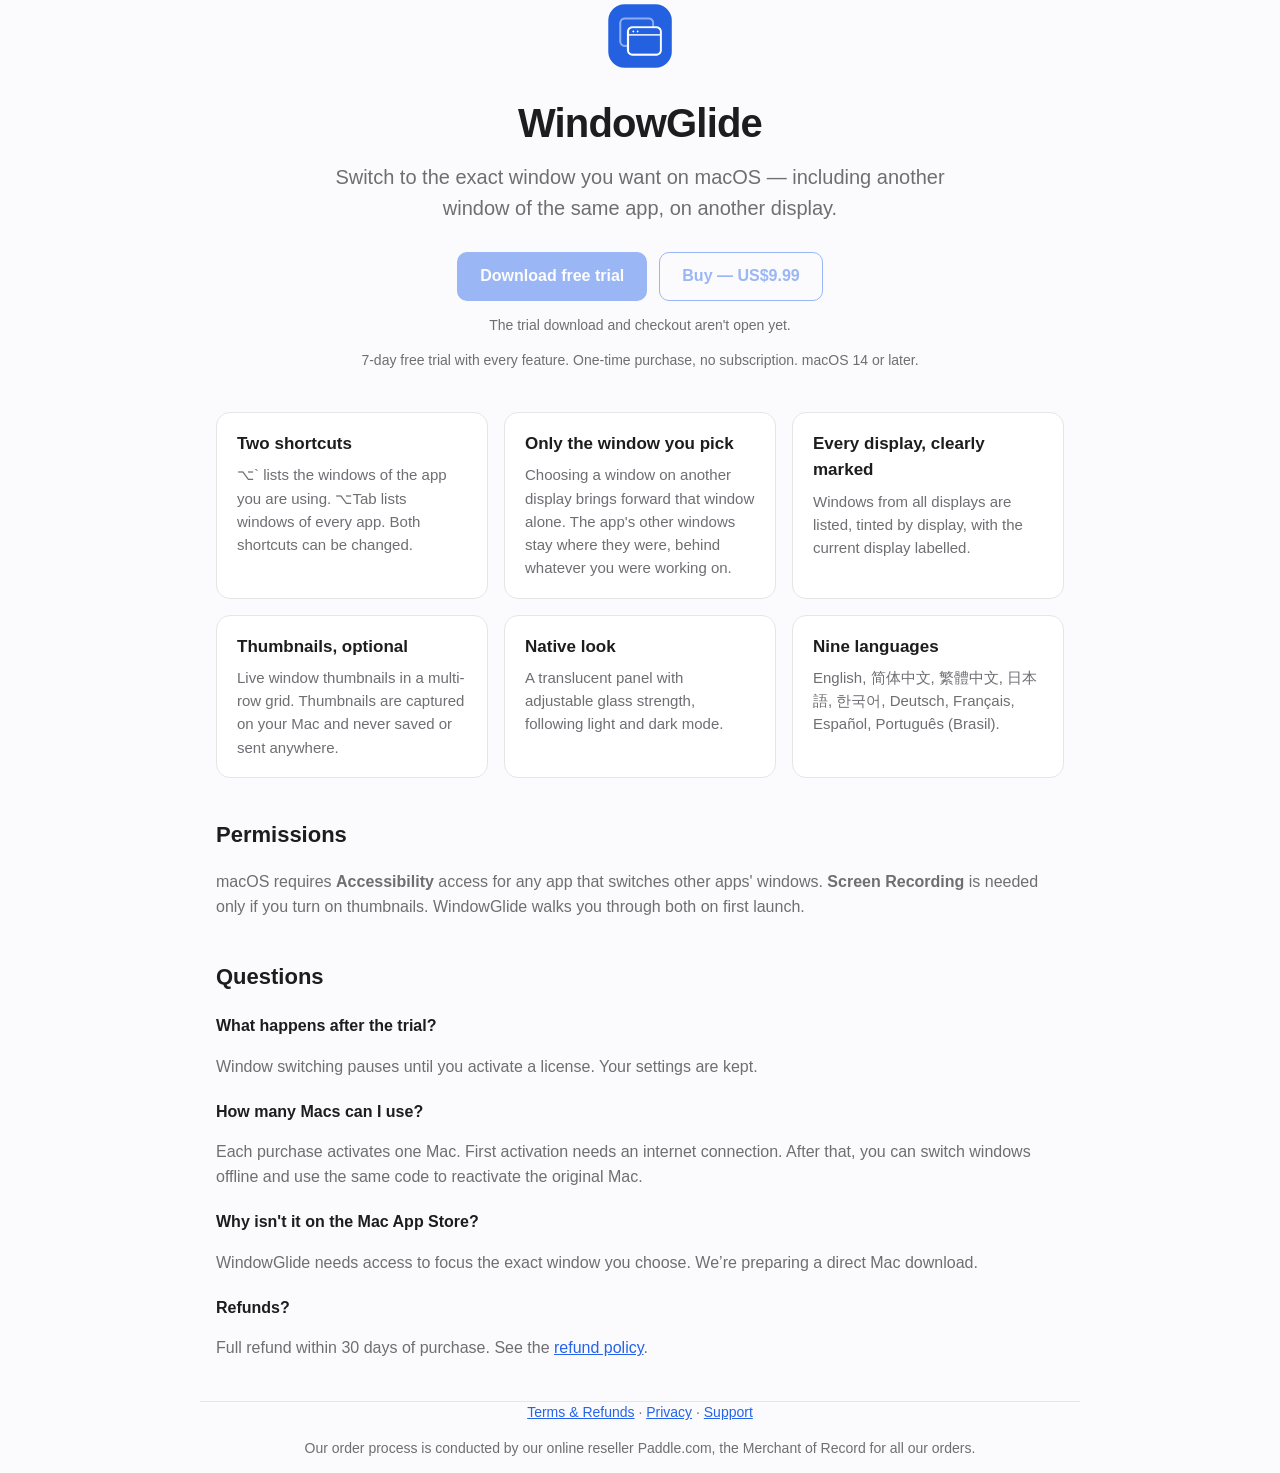
<file: index.html>
<!doctype html>
<html lang="en">
<head>
<meta charset="utf-8">
<meta name="viewport" content="width=device-width, initial-scale=1">
<title>WindowGlide — Switch to the exact window</title>
<meta name="description" content="A window switcher for macOS: one shortcut for the current app's windows, another for every app. Brings forward only the window you pick, even across displays.">
<link rel="stylesheet" href="style.css?v=3">
<link rel="icon" href="icon.png">
</head>
<body>
<header class="wrap">
  <img src="icon.png" alt="" width="72" height="72">
  <h1>WindowGlide</h1>
  <p class="lead">Switch to the exact window you want on macOS — including another window of the same app, on another display.</p>
  <p class="actions">
    <a class="button" id="download" role="link" aria-disabled="true">Download free trial</a>
    <button class="button secondary" id="buy" type="button" disabled>Buy — US$9.99</button>
  </p>
  <p id="buy-status" class="note" role="status">The trial download and checkout aren't open yet.</p>
  <p class="note">7-day free trial with every feature. One-time purchase, no subscription. macOS 14 or later.</p>
</header>

<main class="wrap">
  <section class="features">
    <div>
      <h2>Two shortcuts</h2>
      <p>⌥` lists the windows of the app you are using. ⌥Tab lists windows of every app. Both shortcuts can be changed.</p>
    </div>
    <div>
      <h2>Only the window you pick</h2>
      <p>Choosing a window on another display brings forward that window alone. The app's other windows stay where they were, behind whatever you were working on.</p>
    </div>
    <div>
      <h2>Every display, clearly marked</h2>
      <p>Windows from all displays are listed, tinted by display, with the current display labelled.</p>
    </div>
    <div>
      <h2>Thumbnails, optional</h2>
      <p>Live window thumbnails in a multi-row grid. Thumbnails are captured on your Mac and never saved or sent anywhere.</p>
    </div>
    <div>
      <h2>Native look</h2>
      <p>A translucent panel with adjustable glass strength, following light and dark mode.</p>
    </div>
    <div>
      <h2>Nine languages</h2>
      <p>English, 简体中文, 繁體中文, 日本語, 한국어, Deutsch, Français, Español, Português (Brasil).</p>
    </div>
  </section>

  <section>
    <h2>Permissions</h2>
    <p>macOS requires <b>Accessibility</b> access for any app that switches other apps' windows. <b>Screen Recording</b> is needed only if you turn on thumbnails. WindowGlide walks you through both on first launch.</p>
  </section>

  <section>
    <h2>Questions</h2>
    <h3>What happens after the trial?</h3>
    <p>Window switching pauses until you activate a license. Your settings are kept.</p>
    <h3>How many Macs can I use?</h3>
    <p>Each purchase activates one Mac. First activation needs an internet connection. After that, you can switch windows offline and use the same code to reactivate the original Mac.</p>
    <h3>Why isn't it on the Mac App Store?</h3>
    <p>WindowGlide needs access to focus the exact window you choose. We’re preparing a direct Mac download.</p>
    <h3>Refunds?</h3>
    <p>Full refund within 30 days of purchase. See the <a href="terms.html#refunds">refund policy</a>.</p>
  </section>
</main>

<footer class="wrap">
  <a href="terms.html">Terms &amp; Refunds</a> · <a href="privacy.html">Privacy</a> · <a href="mailto:duboislee1988@gmail.com">Support</a>
  <p>Our order process is conducted by our online reseller Paddle.com, the Merchant of Record for all our orders.</p>
</footer>
<script type="module" src="checkout.js?v=4"></script>
</body>
</html>
</file>
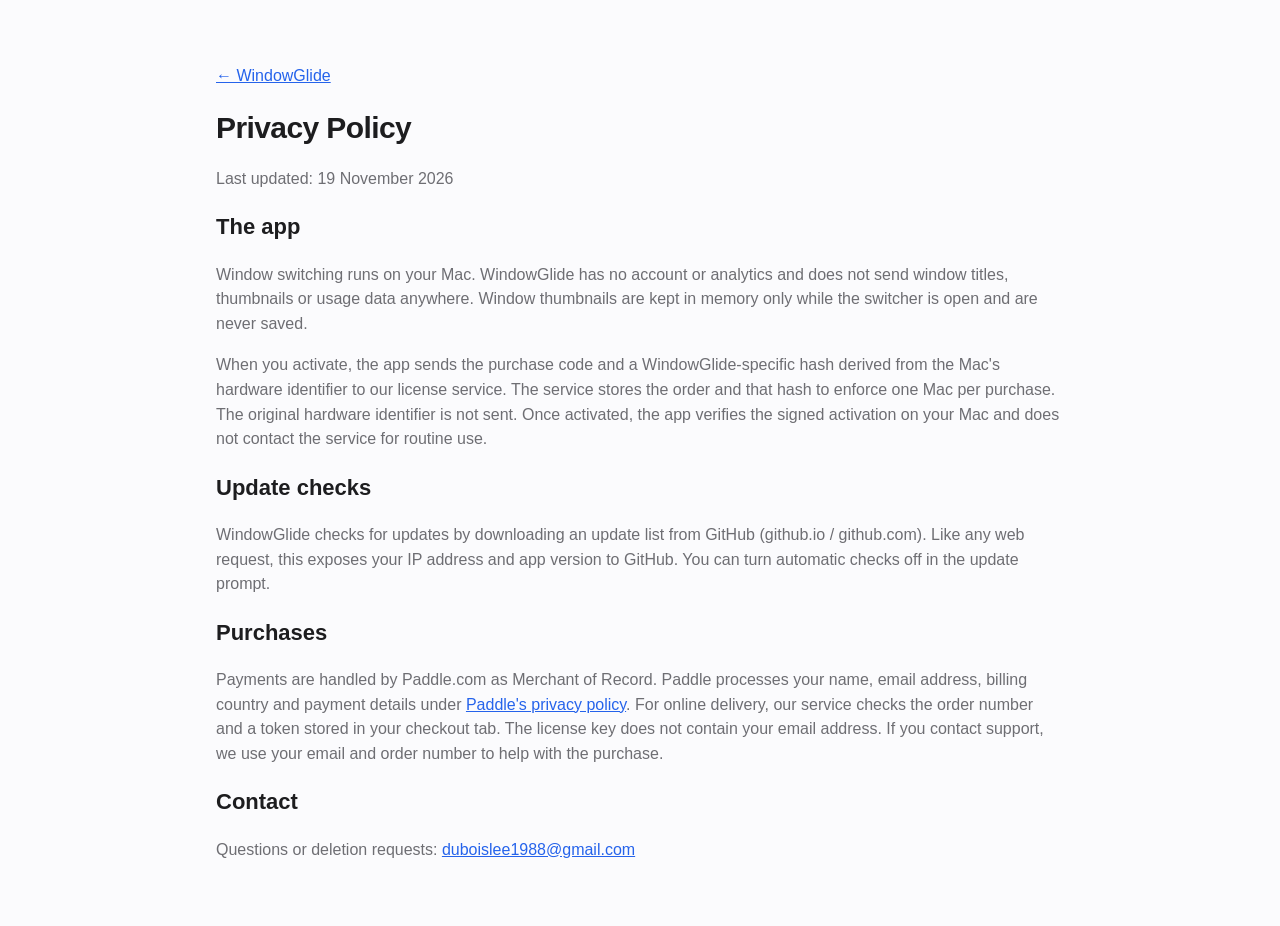
<file: privacy.html>
<!doctype html>
<html lang="en">
<head>
<meta charset="utf-8">
<meta name="viewport" content="width=device-width, initial-scale=1">
<title>WindowGlide — Privacy</title>
<link rel="stylesheet" href="style.css?v=2">
<link rel="icon" href="icon.png">
</head>
<body>
<main class="wrap doc">
<p><a href="./">← WindowGlide</a></p>
<h1>Privacy Policy</h1>
<p>Last updated: 19 November 2026</p>

<h2>The app</h2>
<p>Window switching runs on your Mac. WindowGlide has no account or analytics and does not send window titles, thumbnails or usage data anywhere. Window thumbnails are kept in memory only while the switcher is open and are never saved.</p>
<p>When you activate, the app sends the purchase code and a WindowGlide-specific hash derived from the Mac's hardware identifier to our license service. The service stores the order and that hash to enforce one Mac per purchase. The original hardware identifier is not sent. Once activated, the app verifies the signed activation on your Mac and does not contact the service for routine use.</p>

<h2>Update checks</h2>
<p>WindowGlide checks for updates by downloading an update list from GitHub (github.io / github.com). Like any web request, this exposes your IP address and app version to GitHub. You can turn automatic checks off in the update prompt.</p>

<h2>Purchases</h2>
<p>Payments are handled by Paddle.com as Merchant of Record. Paddle processes your name, email address, billing country and payment details under <a href="https://www.paddle.com/legal/privacy">Paddle's privacy policy</a>. For online delivery, our service checks the order number and a token stored in your checkout tab. The license key does not contain your email address. If you contact support, we use your email and order number to help with the purchase.</p>

<h2>Contact</h2>
<p>Questions or deletion requests: <a href="mailto:duboislee1988@gmail.com">duboislee1988@gmail.com</a></p>
</main>
</body>
</html>
</file>
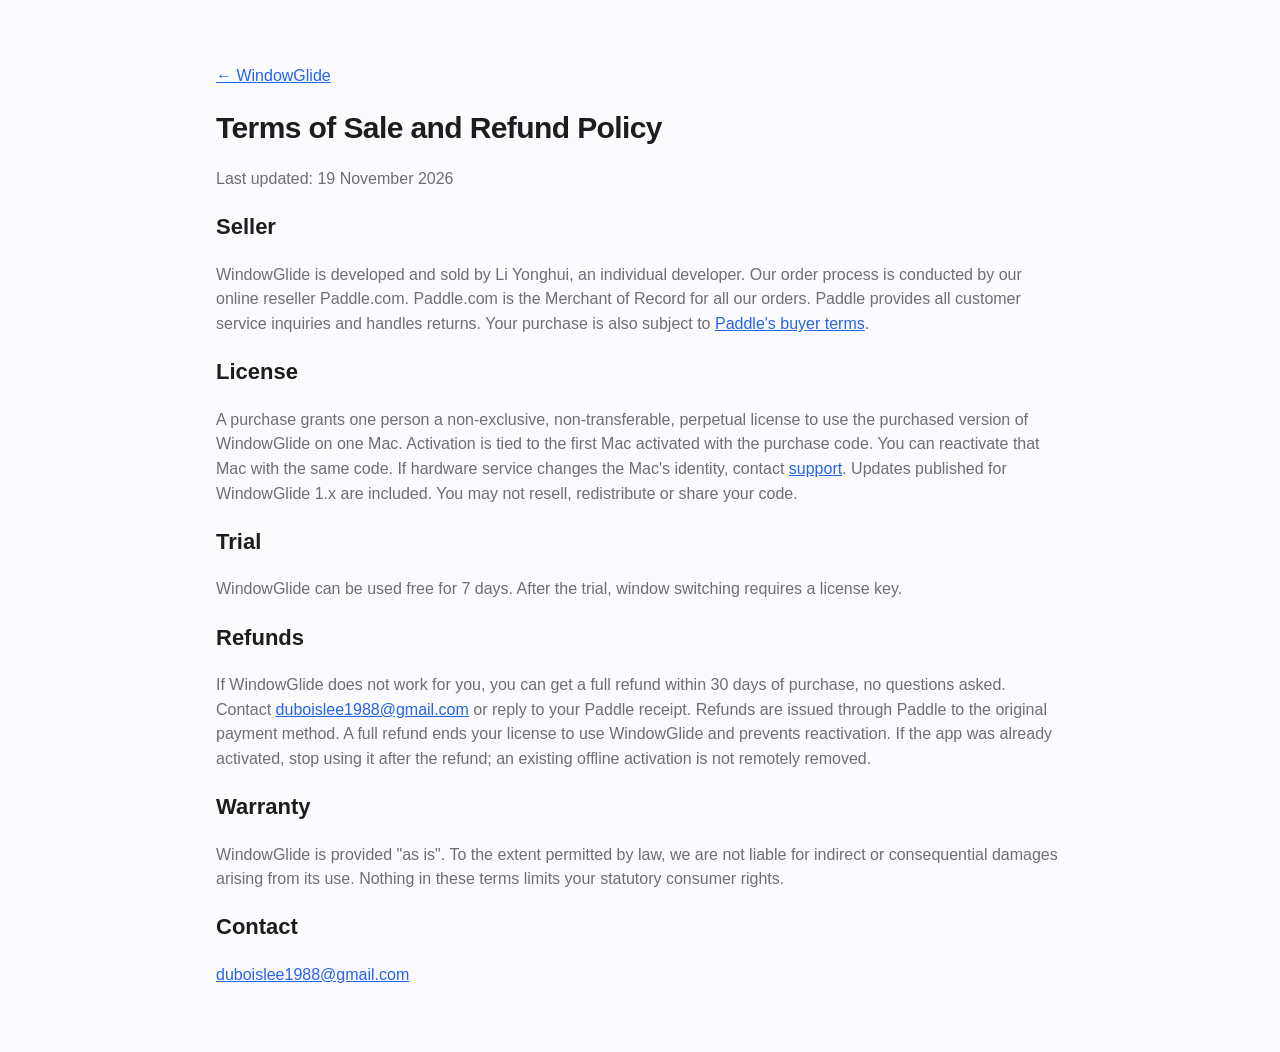
<file: terms.html>
<!doctype html>
<html lang="en">
<head>
<meta charset="utf-8">
<meta name="viewport" content="width=device-width, initial-scale=1">
<title>WindowGlide — Terms &amp; Refunds</title>
<link rel="stylesheet" href="style.css?v=2">
<link rel="icon" href="icon.png">
</head>
<body>
<main class="wrap doc">
<p><a href="./">← WindowGlide</a></p>
<h1>Terms of Sale and Refund Policy</h1>
<p>Last updated: 19 November 2026</p>

<h2>Seller</h2>
<p>WindowGlide is developed and sold by Li Yonghui, an individual developer. Our order process is conducted by our online reseller Paddle.com. Paddle.com is the Merchant of Record for all our orders. Paddle provides all customer service inquiries and handles returns. Your purchase is also subject to <a href="https://www.paddle.com/legal/checkout-buyer-terms">Paddle's buyer terms</a>.</p>

<h2>License</h2>
<p>A purchase grants one person a non-exclusive, non-transferable, perpetual license to use the purchased version of WindowGlide on one Mac. Activation is tied to the first Mac activated with the purchase code. You can reactivate that Mac with the same code. If hardware service changes the Mac's identity, contact <a href="mailto:duboislee1988@gmail.com">support</a>. Updates published for WindowGlide 1.x are included. You may not resell, redistribute or share your code.</p>

<h2>Trial</h2>
<p>WindowGlide can be used free for 7 days. After the trial, window switching requires a license key.</p>

<h2 id="refunds">Refunds</h2>
<p>If WindowGlide does not work for you, you can get a full refund within 30 days of purchase, no questions asked. Contact <a href="mailto:duboislee1988@gmail.com">duboislee1988@gmail.com</a> or reply to your Paddle receipt. Refunds are issued through Paddle to the original payment method. A full refund ends your license to use WindowGlide and prevents reactivation. If the app was already activated, stop using it after the refund; an existing offline activation is not remotely removed.</p>

<h2>Warranty</h2>
<p>WindowGlide is provided "as is". To the extent permitted by law, we are not liable for indirect or consequential damages arising from its use. Nothing in these terms limits your statutory consumer rights.</p>

<h2>Contact</h2>
<p><a href="mailto:duboislee1988@gmail.com">duboislee1988@gmail.com</a></p>
</main>
</body>
</html>
</file>
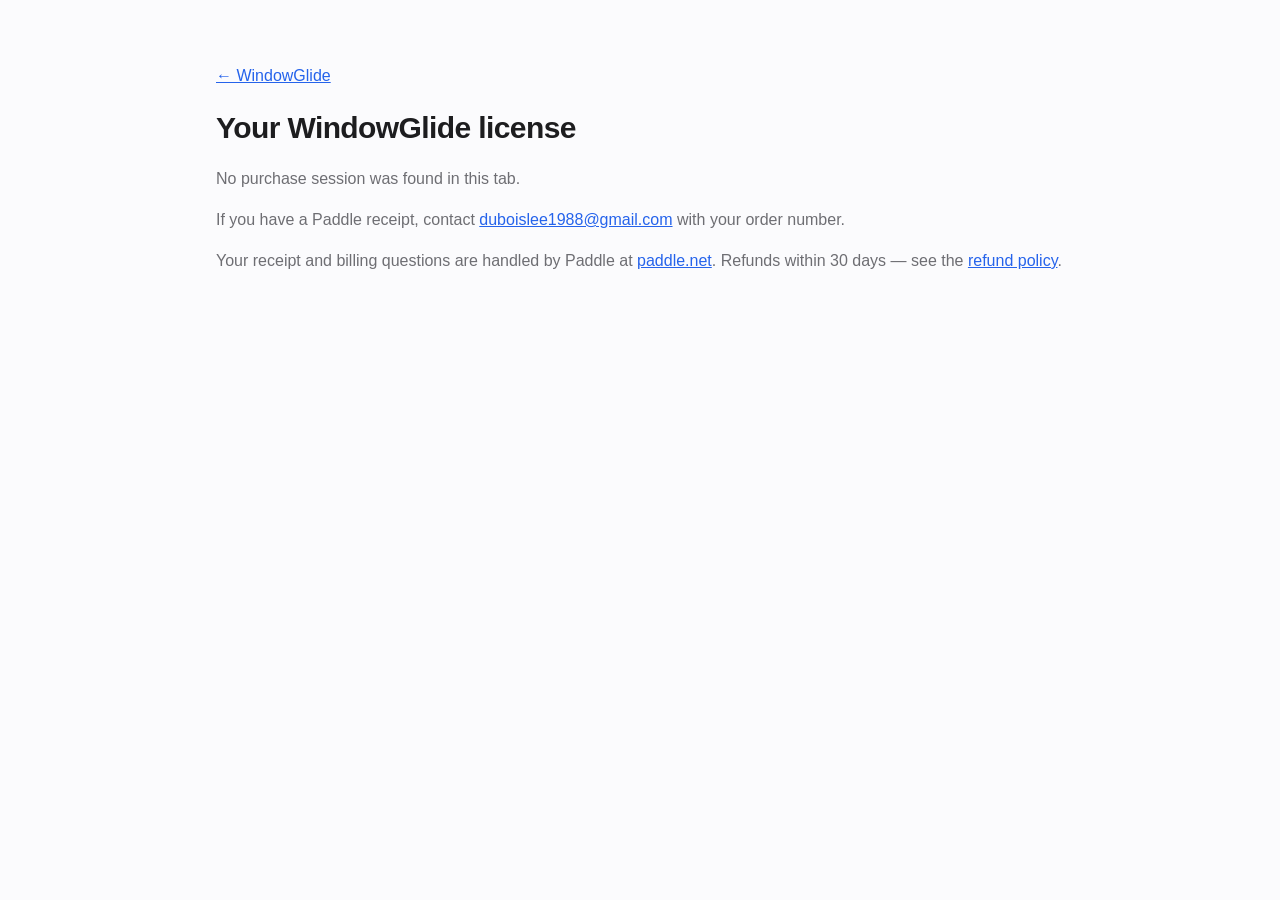
<file: thanks.html>
<!doctype html>
<html lang="en">
<head>
<meta charset="utf-8">
<meta name="viewport" content="width=device-width, initial-scale=1">
<meta name="robots" content="noindex">
<meta name="referrer" content="no-referrer">
<title>Your WindowGlide license</title>
<link rel="stylesheet" href="style.css?v=3">
<link rel="icon" href="icon.png">
<style>
  #key { width: 100%; font: 13px ui-monospace, Menlo, monospace; padding: 12px; border-radius: 10px;
         border: 1px solid var(--line); background: var(--card); color: var(--fg); resize: none; }
  ol li { margin: 6px 0; }
</style>
</head>
<body>
<main class="wrap doc">
<p><a href="./">← WindowGlide</a></p>
<h1>Your WindowGlide license</h1>
<p id="status" role="status">Checking for a purchase in this tab…</p>
<textarea id="key" rows="3" aria-label="Purchase code" readonly hidden></textarea>
<p><button class="button" id="copy" type="button" hidden>Copy purchase code</button>
<button class="button secondary" id="retry" type="button" hidden>Try again</button></p>
<p id="purchase-help" hidden>If you have a Paddle receipt, contact
<a href="mailto:duboislee1988@gmail.com">duboislee1988@gmail.com</a> with your order number.
<b id="receipt-order" hidden></b></p>

<section id="activation-instructions" hidden>
  <h2>Activate on your Mac</h2>
  <ol>
    <li>Download WindowGlide from the <a href="./">product page</a> on the Mac you want to activate.</li>
    <li>With an internet connection, open WindowGlide Settings → <b>License</b>.</li>
    <li>Paste your purchase code and click <b>Activate</b>. You can use WindowGlide offline after activation.</li>
  </ol>
  <p>This purchase activates one Mac. Keep the code to reactivate on that same Mac. If you lose the code, contact
  <a href="mailto:duboislee1988@gmail.com">support</a> with your Paddle receipt.</p>
</section>
<p>Your receipt and billing questions are handled by Paddle at <a href="https://paddle.net">paddle.net</a>.
Refunds within 30 days — see the <a href="terms.html#refunds">refund policy</a>.</p>
</main>
<script type="module" src="thanks.js?v=4"></script>
</body>
</html>
</file>
<file: style.css>
:root {
  --bg: #fbfbfd; --fg: #1d1d1f; --muted: #6e6e73; --card: #ffffff; --line: #e5e5ea; --accent: #2563eb;
  color-scheme: light dark;
}
@media (prefers-color-scheme: dark) {
  :root { --bg: #111113; --fg: #f5f5f7; --muted: #a1a1a6; --card: #1c1c1f; --line: #2c2c30; --accent: #5b8cff; }
}
* { box-sizing: border-box; }
body { margin: 0; background: var(--bg); color: var(--fg);
  font: 16px/1.55 -apple-system, BlinkMacSystemFont, "Helvetica Neue", "PingFang SC", sans-serif; }
.wrap { max-width: 880px; margin: 0 auto; padding: 0 16px; }
header { text-align: center; padding: 64px 16px 32px; }
header img { border-radius: 16px; }
h1 { font-size: 40px; margin: 12px 0 8px; letter-spacing: -0.02em; }
.lead { font-size: 20px; color: var(--muted); max-width: 620px; margin: 0 auto; }
.actions { display: flex; gap: 12px; justify-content: center; flex-wrap: wrap; margin: 28px 0 12px; }
.button { display: inline-block; padding: 11px 22px; border-radius: 10px; background: var(--accent); color: #fff;
  text-decoration: none; font: inherit; font-weight: 600; border: 1px solid transparent; cursor: pointer; }
.button.secondary { background: transparent; color: var(--accent); border: 1px solid var(--accent); }
.button[aria-disabled="true"], .button:disabled { opacity: .45; pointer-events: none; }
.note { color: var(--muted); font-size: 14px; }
main section { margin: 40px 0; }
.features { display: grid; grid-template-columns: repeat(auto-fit, minmax(240px, 1fr)); gap: 16px; }
.features div { background: var(--card); border: 1px solid var(--line); border-radius: 14px; padding: 18px 20px; }
.features h2 { font-size: 17px; margin: 0 0 6px; }
.features p { margin: 0; color: var(--muted); font-size: 15px; }
h2 { font-size: 22px; } h3 { font-size: 16px; margin: 20px 0 4px; }
main p, .doc p, .doc li { color: var(--muted); }
a { color: var(--accent); }
footer { border-top: 1px solid var(--line); padding: 24px 16px 48px; color: var(--muted); font-size: 14px; text-align: center; }
.doc { padding: 48px 16px; } .doc h1 { font-size: 30px; }
[hidden] { display: none !important; }
</file>
